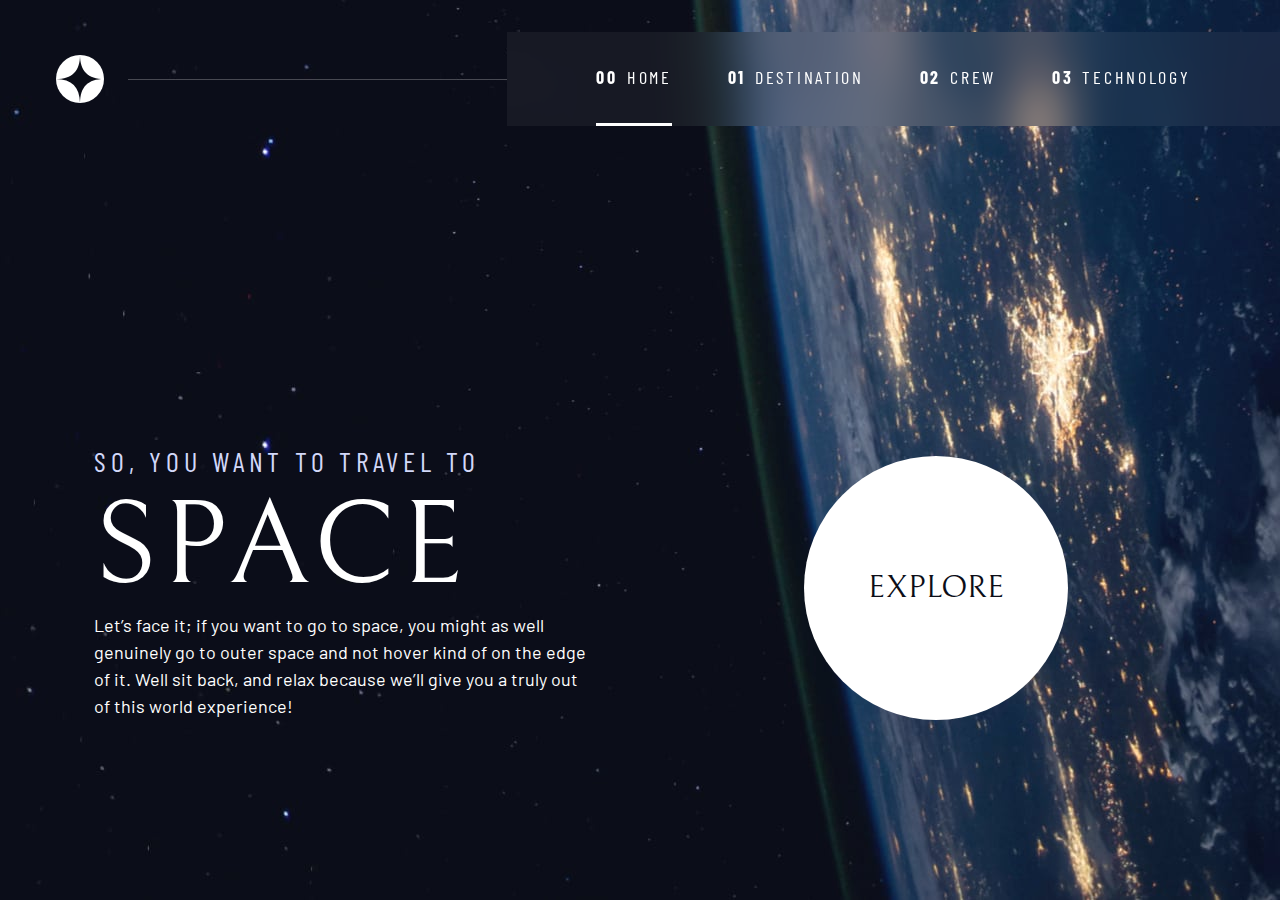
<file: index.html>
<!DOCTYPE html>
<html lang="en">

<head>
  <meta charset="UTF-8">
  <meta name="viewport" content="width=device-width, initial-scale=1.0">

  <link rel="icon" type="image/png" sizes="32x32" href="./assets/favicon-32x32.png">

  <!-- Google fonts -->
  <link rel="preconnect" href="https://fonts.googleapis.com">
  <link rel="preconnect" href="https://fonts.gstatic.com" crossorigin>
  <link href="https://fonts.googleapis.com/css2?family=Barlow+Condensed:wght@400;700&family=Bellefair&family=Barlow:wght@400;700&display=swap" rel="stylesheet">

  <link rel="stylesheet" href="index.css">

  <title>Frontend Mentor | Space tourism website</title>

  <script src="navigation.js" defer></script>
</head>

<body class="home">
  <a class="skip-to-content" href="#main">Skip to content</a>
  <header class="primary-header flex">
    <div>
      <img src="./assets/shared/logo.svg" alt="space tourism logo" class="logo" />
    </div>
    <button class="mobile-nav-toggle" aria-controls="primary-navigation"><span class="sr-only" aria-expanded="false">Menu</span></button>
    <nav>
      <ul id="primary-navigation" data-visible="false" class="primary-navigation underline-indicators flex">
        <li class="active"><a class="ff-sans-cond uppercase text-white letter-spacing-2" href="index.html"><span aria-hidden="true">00</span>Home</a>
        <li><a class="ff-sans-cond uppercase text-white letter-spacing-2" href="destination.html"><span aria-hidden="true">01</span>Destination</a>
        <li><a class="ff-sans-cond uppercase text-white letter-spacing-2" href="crew.html"><span aria-hidden="true">02</span>Crew</a>
        <li><a class="ff-sans-cond uppercase text-white letter-spacing-2" href="technology.html"><span aria-hidden="true">03</span>Technology</a>
      </ul>
    </nav>
  </header>

  <!-- use main instead of div for assistive reading tech -->
  <main id="main" class="grid-container grid-container--home">
    <div>
      <h1 class="text-accent fs-500 ff-sans-cond uppercase letter-spacing-1">
        So, you want to travel to
        <span class="d-block fs-900 ff-serif text-white">Space</span>
      </h1>
      <p>
        Let’s face it; if you want to go to space, you might as well genuinely go to
        outer space and not hover kind of on the edge of it. Well sit back, and relax
        because we’ll give you a truly out of this world experience!
      </p>
    </div>
    <div>
      <a href="destination.html" class="large-button uppercase ff-serif text-dark bg-white">Explore</a>
    </div>
  </main>

</body>

</html>
</file>
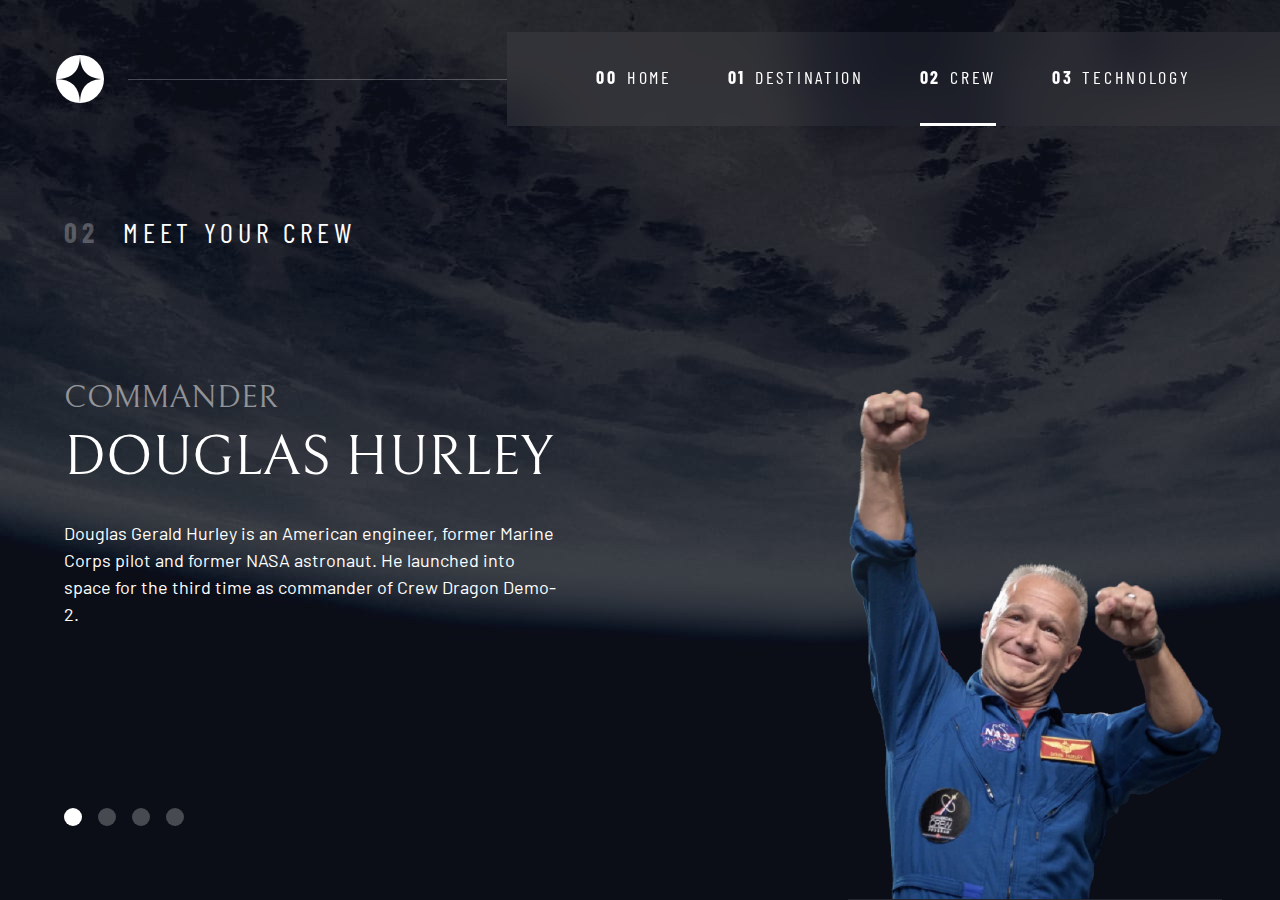
<file: crew.html>
<!DOCTYPE html>
<html lang="en">

<head>
  <meta charset="UTF-8">
  <meta name="viewport" content="width=device-width, initial-scale=1.0">

  <link rel="icon" type="image/png" sizes="32x32" href="./assets/favicon-32x32.png">

  <!-- Google fonts -->
  <link rel="preconnect" href="https://fonts.googleapis.com">
  <link rel="preconnect" href="https://fonts.gstatic.com" crossorigin>
  <link href="https://fonts.googleapis.com/css2?family=Barlow+Condensed:wght@400;700&family=Bellefair&family=Barlow:wght@400;700&display=swap" rel="stylesheet">

  <link rel="stylesheet" href="index.css">

  <title>Frontend Mentor | Space tourism website</title>

  <script src="navigation.js" defer></script>
  <script src="tabs.js" defer></script>
</head>

<body>

  <body class="crew">
    <a class="skip-to-content" href="#main">Skip to content</a>
    <header class="primary-header flex">
      <div>
        <img src="./assets/shared/logo.svg" alt="space tourism logo" class="logo" />
      </div>
      <button class="mobile-nav-toggle" aria-controls="primary-navigation"><span class="sr-only" aria-expanded="false">Menu</span></button>
      <nav>
        <ul id="primary-navigation" data-visible="false" class="primary-navigation underline-indicators flex">
          <li><a class="ff-sans-cond uppercase text-white letter-spacing-2" href="index.html"><span aria-hidden="true">00</span>Home</a>
          <li><a class="ff-sans-cond uppercase text-white letter-spacing-2" href="destination.html"><span aria-hidden="true">01</span>Destination</a>
          <li class="active"><a class="ff-sans-cond uppercase text-white letter-spacing-2" href="crew.html"><span aria-hidden="true">02</span>Crew</a>
          <li><a class="ff-sans-cond uppercase text-white letter-spacing-2" href="technology.html"><span aria-hidden="true">03</span>Technology</a>
        </ul>
      </nav>
    </header>

    <!-- use main instead of div for assistive reading tech -->
    <main id="main" class="grid-container grid-container--crew flow">
      <h1 class="numbered-title"><span aria-hidden="true">02</span> Meet your crew</h1>

      <div class="dot-indicators flex" role="tablist" aria-label="crew member list">
          <button aria-selected="true" role="tab" aria-controls="commander-tab" tabindex="0"
          data-image="commander-image"><span class="sr-only">The commander</span></button>
          <button aria-selected="false" role="tab" aria-controls="mission-tab" tabindex="-1"
          data-image="mission-image"><span class="sr-only">The mission specialist</span></button>
          <button aria-selected="false" role="tab" aria-controls="pilot-tab" tabindex="-1"
          data-image="pilot-image"><span class="sr-only">The pilot</span></button>
          <button aria-selected="false" role="tab" aria-controls="crew-tab" tabindex="-1"
          data-image="crew-image"><span class="sr-only">The crew engineer</span></button>
      </div>

      <!-- commander -->
      <article class="crew-details flow" id="commander-tab" tabindex="0" role="tabpanel">
        <header class="flow flow--space-small">
          <h2 class="fs-600 ff-serif uppercase">Commander</h2>
          <p class="fs-700 ff-serif uppercase">Douglas Hurley</p>
        </header>
        <p>
          Douglas Gerald Hurley is an American engineer, former Marine Corps pilot
          and former NASA astronaut. He launched into space for the third time as
          commander of Crew Dragon Demo-2.
        </p>
      </article>

      <!-- mission specialist -->
      <article hidden class="crew-details flow" id="mission-tab" tabindex="0" role="tabpanel">
        <header class="flow flow--space-small">
          <h2 class="fs-600 ff-serif uppercase">Mission Specialist</h2>
          <p class="fs-700 ff-serif uppercase">Mark Shuttleworth</p>
        </header>
        <p>
          Mark Richard Shuttleworth is the founder and CEO of Canonical, the company behind
          the Linux-based Ubuntu operating system. Shuttleworth became the first South
          African to travel to space as a space tourist.
        </p>
      </article>

      <!-- pilot -->
      <article hidden class="crew-details flow" id="pilot-tab" tabindex="0" role="tabpanel">
        <header class="flow flow--space-small">
          <h2 class="fs-600 ff-serif uppercase">Pilot</h2>
          <p class="fs-700 ff-serif uppercase">Victor Glover</p>
        </header>
        <p>
          Pilot on the first operational flight of the SpaceX Crew Dragon to the
          International Space Station. Glover is a commander in the U.S. Navy where
          he pilots an F/A-18.He was a crew member of Expedition 64, and served as a
          station systems flight engineer.
        </p>
      </article>

      <!-- crew engineer -->
      <article hidden class="crew-details flow" id="crew-tab" tabindex="0" role="tabpanel">
        <header class="flow flow--space-small">
          <h2 class="fs-600 ff-serif uppercase">Flight Engineer</h2>
          <p class="fs-700 ff-serif uppercase">Anousheh Ansari</p>
        </header>
        <p>
          Anousheh Ansari is an Iranian American engineer and co-founder of Prodea Systems.
          Ansari was the fourth self-funded space tourist, the first self-funded woman to
          fly to the ISS, and the first Iranian in space.
        </p>
      </article>

      <picture id="commander-image">
        <source srcset="assets/crew/image-douglas-hurley.webp" type="image/webp">
        <img src="assets/crew/image-douglas-hurley.png" alt="Douglas Hurley">
      </picture>
      <picture hidden id="mission-image">
        <source srcset="assets/crew/image-mark-shuttleworth.webp" type="image/webp">
        <img src="assets/crew/image-mark-shuttleworth.png" alt="Mark Shuttleworth">
      </picture>
      <picture hidden id="pilot-image">
        <source srcset="assets/crew/image-victor-glover.webp" type="image/webp">
        <img src="assets/crew/image-victor-glover.png" alt="Victor Glover">
      </picture>
      <picture hidden id="crew-image">
        <source srcset="assets/crew/image-anousheh-ansari.webp" type="image/webp">
        <img src="assets/crew/image-anousheh-ansari.png" alt="Anousheh Ansari">
      </picture>

    </main>

  </body>

</html>
</file>
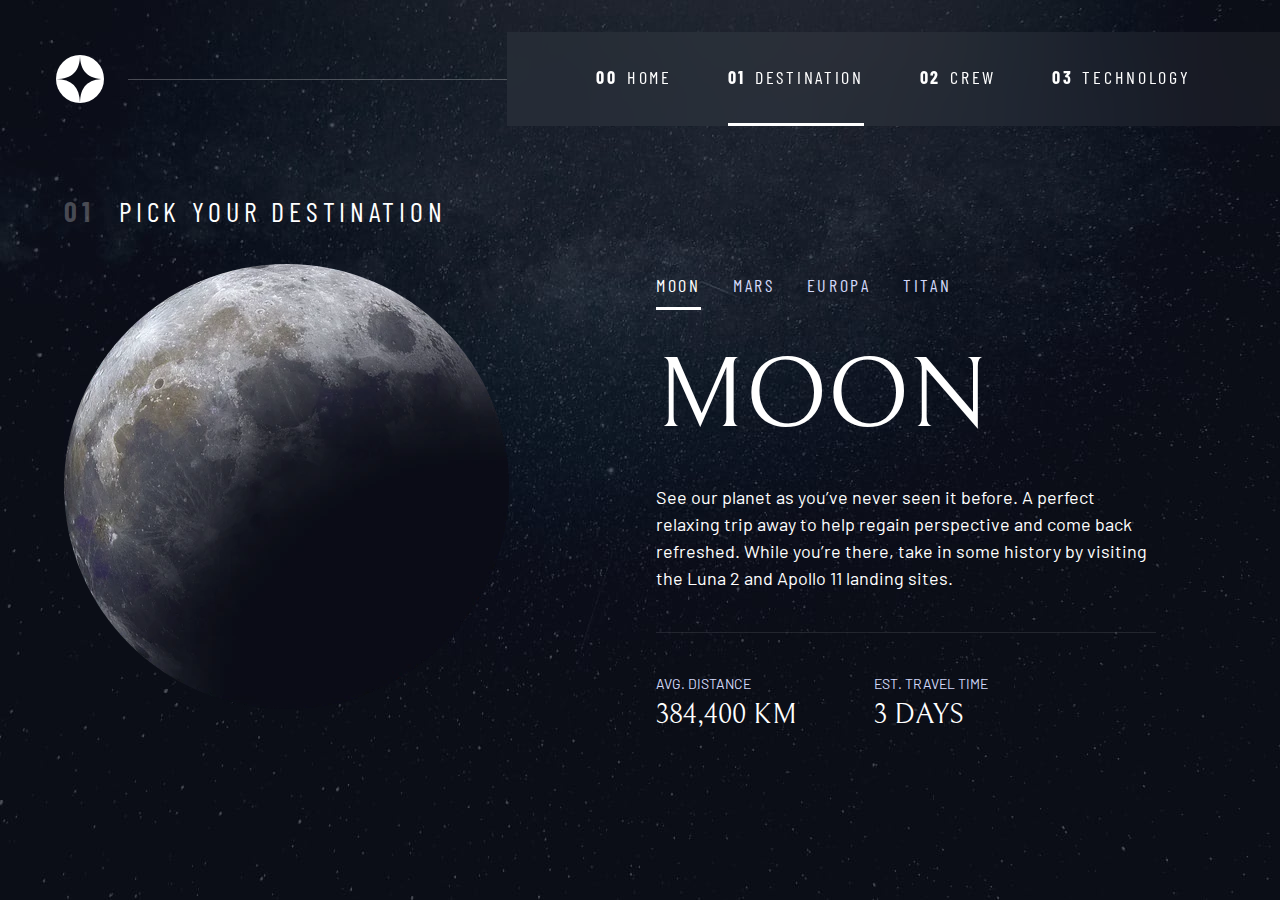
<file: destination.html>
<!DOCTYPE html>
<html lang="en">

<head>
  <meta charset="UTF-8">
  <meta name="viewport" content="width=device-width, initial-scale=1.0">

  <link rel="icon" type="image/png" sizes="32x32" href="./assets/favicon-32x32.png">

  <!-- Google fonts -->
  <link rel="preconnect" href="https://fonts.googleapis.com">
  <link rel="preconnect" href="https://fonts.gstatic.com" crossorigin>
  <link href="https://fonts.googleapis.com/css2?family=Barlow+Condensed:wght@400;700&family=Bellefair&family=Barlow:wght@400;700&display=swap" rel="stylesheet">

  <link rel="stylesheet" href="index.css">

  <title>Frontend Mentor | Space tourism website</title>

  <script src="navigation.js" defer></script>
  <script src="tabs.js" defer></script>
</head>

<body class="destination">
  <a class="skip-to-content" href="#main">Skip to content</a>
  <header class="primary-header flex">
    <div>
      <img src="./assets/shared/logo.svg" alt="space tourism logo" class="logo" />
    </div>
    <button class="mobile-nav-toggle" aria-controls="primary-navigation"><span class="sr-only" aria-expanded="false">Menu</span></button>
    <nav>
      <ul id="primary-navigation" data-visible="false" class="primary-navigation underline-indicators flex">
        <li><a class="ff-sans-cond uppercase text-white letter-spacing-2" href="index.html"><span aria-hidden="true">00</span>Home</a>
        <li class="active"><a class="ff-sans-cond uppercase text-white letter-spacing-2" href="destination.html"><span aria-hidden="true">01</span>Destination</a>
        <li><a class="ff-sans-cond uppercase text-white letter-spacing-2" href="crew.html"><span aria-hidden="true">02</span>Crew</a>
        <li><a class="ff-sans-cond uppercase text-white letter-spacing-2" href="technology.html"><span aria-hidden="true">03</span>Technology</a>
      </ul>
    </nav>
  </header>

  <!-- use main instead of div for assistive reading tech -->
  <main id="main" class="grid-container grid-container--destination flow">

    <h1 class="numbered-title"><span aria-hidden="true">01</span> Pick your destination</h1>

    <picture id="moon-image">
      <source srcset="assets/destination/image-moon.webp" type="image/webp">
      <img src="assets/destination/image-moon.png" alt="the moon">
    </picture>
    <picture hidden id="mars-image">
      <source srcset="assets/destination/image-mars.webp" type="image/webp">
      <img src="assets/destination/image-mars.png" alt="the planet mars">
    </picture>
    <picture hidden id="europa-image">
      <source srcset="assets/destination/image-europa.webp" type="image/webp">
      <img src="assets/destination/image-europa.png" alt="the moon europa">
    </picture>
    <picture hidden id="titan-image">
      <source srcset="assets/destination/image-titan.webp" type="image/webp">
      <img src="assets/destination/image-titan.png" alt="the moon titan">
    </picture>

    <div class="tab-list underline-indicators flex" role="tablist" aria-label="destination list">
      <button aria-selected="true" role="tab" aria-controls="moon-tab" class="uppercase ff-sans-cond text-accent letter-spacing-2"
        tabindex="0" data-image="moon-image">Moon
      </button>
      <button aria-selected="false" role="tab" aria-controls="mars-tab" class="uppercase ff-sans-cond text-accent letter-spacing-2"
        tabindex="-1" data-image="mars-image">Mars
      </button>
      <button aria-selected="false" role="tab" aria-controls="europa-tab" class="uppercase ff-sans-cond text-accent letter-spacing-2"
        tabindex="-1" data-image="europa-image">Europa
      </button>
      <button aria-selected="false" role="tab" aria-controls="titan-tab" class="uppercase ff-sans-cond text-accent letter-spacing-2"
        tabindex="-1" data-image="titan-image">Titan
      </button>
    </div>

    <!-- Moon -->
    <article class="destination-info flow" id="moon-tab" tabindex="0" role="tabpanel">
      <h2 class="fs-800 uppercase ff-serif">Moon</h2>

      <p>
        See our planet as you’ve never seen it before. A perfect relaxing trip away to help
        regain perspective and come back refreshed. While you’re there, take in some history
        by visiting the Luna 2 and Apollo 11 landing sites.
      </p>

      <div class="destination-meta flex">
        <div>
          <h3 class="text-accent fs-200 uppercase">Avg. distance</h3>
          <p class="ff-serif uppercase">384,400 km</p>
        </div>

        <div>
          <h3 class="text-accent fs-200 uppercase">Est. travel time</h3>
          <p class="ff-serif uppercase">3 days</p>
        </div>
      </div>
    </article>

    <!-- Mars -->
    <article hidden class="destination-info flow" id="mars-tab" tabindex="0" role="tabpanel">
      <h2 class="fs-800 uppercase ff-serif">Mars</h2>

      <p>
        Don’t forget to pack your hiking boots. You’ll need them to tackle Olympus Mons,
        the tallest planetary mountain in our solar system. It’s two and a half times
        the size of Everest!
      </p>

      <div class="destination-meta flex">
        <div>
          <h3 class="text-accent fs-200 uppercase">Avg. distance</h3>
          <p class="ff-serif uppercase">225 mil. km</p>
        </div>

        <div>
          <h3 class="text-accent fs-200 uppercase">Est. travel time</h3>
          <p class="ff-serif uppercase">9 months</p>
        </div>
      </div>
    </article>

    <!-- Europa -->
    <article hidden class="destination-info flow" id="europa-tab" tabindex="0" role="tabpanel">
      <h2 class="fs-800 uppercase ff-serif">Europa</h2>

      <p>
        The smallest of the four Galilean moons orbiting Jupiter, Europa is a
        winter lover’s dream. With an icy surface, it’s perfect for a bit of
        ice skating, curling, hockey, or simple relaxation in your snug
        wintery cabin.
      </p>

      <div class="destination-meta flex">
        <div>
          <h3 class="text-accent fs-200 uppercase">Avg. distance</h3>
          <p class="ff-serif uppercase">628 mil. km</p>
        </div>

        <div>
          <h3 class="text-accent fs-200 uppercase">Est. travel time</h3>
          <p class="ff-serif uppercase">3 years</p>
        </div>
      </div>
    </article>

    <!-- Titan -->
    <article hidden class="destination-info flow" id="titan-tab" tabindex="0" role="tabpanel">
      <h2 class="fs-800 uppercase ff-serif">Titan</h2>

      <p>
        The only moon known to have a dense atmosphere other than Earth, Titan
        is a home away from home (just a few hundred degrees colder!). As a
        bonus, you get striking views of the Rings of Saturn.
      </p>

      <div class="destination-meta flex">
        <div>
          <h3 class="text-accent fs-200 uppercase">Avg. distance</h3>
          <p class="ff-serif uppercase">1.6 bil. km</p>
        </div>

        <div>
          <h3 class="text-accent fs-200 uppercase">Est. travel time</h3>
          <p class="ff-serif uppercase">7 years</p>
        </div>
      </div>
    </article>

  </main>

</body>

</html>
</file>
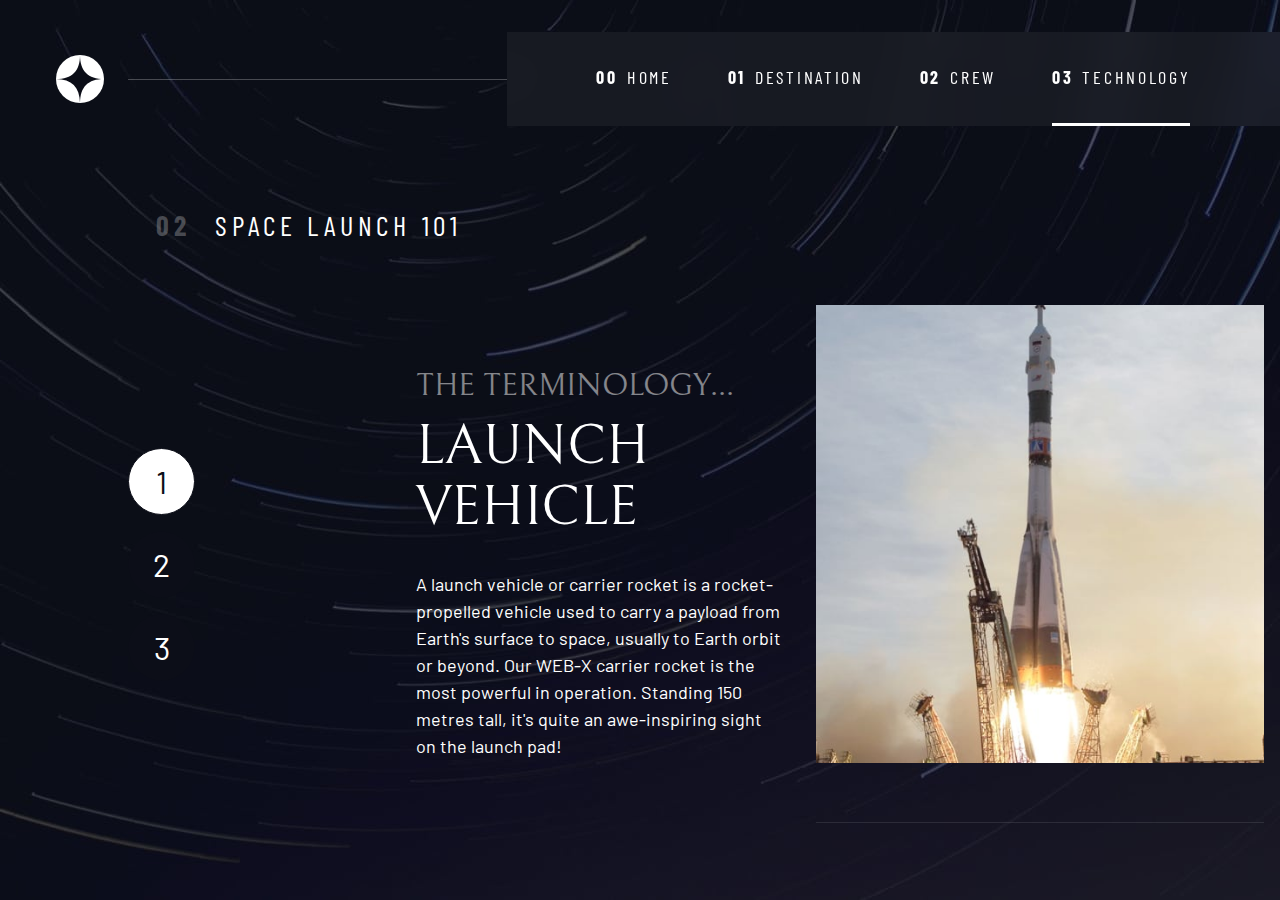
<file: technology.html>
<!DOCTYPE html>
<html lang="en">

<head>
  <meta charset="UTF-8">
  <meta name="viewport" content="width=device-width, initial-scale=1.0">

  <link rel="icon" type="image/png" sizes="32x32" href="./assets/favicon-32x32.png">

  <!-- Google fonts -->
  <link rel="preconnect" href="https://fonts.googleapis.com">
  <link rel="preconnect" href="https://fonts.gstatic.com" crossorigin>
  <link href="https://fonts.googleapis.com/css2?family=Barlow+Condensed:wght@400;700&family=Bellefair&family=Barlow:wght@400;700&display=swap" rel="stylesheet">

  <link rel="stylesheet" href="index.css">

  <title>Frontend Mentor | Space tourism website</title>

  <script src="navigation.js" defer></script>
  <script src="tabs.js" defer></script>
</head>

<body>

  <body class="technology">
    <a class="skip-to-content" href="#main">Skip to content</a>
    <header class="primary-header flex">
      <div>
        <img src="./assets/shared/logo.svg" alt="space tourism logo" class="logo" />
      </div>
      <button class="mobile-nav-toggle" aria-controls="primary-navigation"><span class="sr-only" aria-expanded="false">Menu</span></button>
      <nav>
        <ul id="primary-navigation" data-visible="false" class="primary-navigation underline-indicators flex">
          <li><a class="ff-sans-cond uppercase text-white letter-spacing-2" href="index.html"><span aria-hidden="true">00</span>Home</a>
          <li><a class="ff-sans-cond uppercase text-white letter-spacing-2" href="destination.html"><span aria-hidden="true">01</span>Destination</a>
          <li><a class="ff-sans-cond uppercase text-white letter-spacing-2" href="crew.html"><span aria-hidden="true">02</span>Crew</a>
          <li class="active"><a class="ff-sans-cond uppercase text-white letter-spacing-2" href="technology.html"><span aria-hidden="true">03</span>Technology</a>
        </ul>
      </nav>
    </header>

    <!-- use main instead of div for assistive reading tech -->
    <main id="main" class="grid-container grid-container--technology flow">
      <h1 class="numbered-title"><span aria-hidden="true">02</span> Space launch 101</h1>


      <!-- TODO: figure out portrait/landscape img sources...chg in js? -->
      <picture id="launch-vehicle-image">
        <img class="landscape" src="assets/technology/image-launch-vehicle-landscape.jpg" alt="the launch vehicle">
        <img class="portrait" src="assets/technology/image-launch-vehicle-portrait.jpg" alt="the launch vehicle">
      </picture>
      <picture hidden id="spaceport-image">
        <img class="landscape" src="assets/technology/image-spaceport-landscape.jpg" alt="the spaceport">
        <img class="portrait" src="assets/technology/image-spaceport-portrait.jpg" alt="the spaceport">
      </picture>
      <picture hidden id="space-capsule-image">
        <img class="landscape" src="assets/technology/image-space-capsule-landscape.jpg" alt="the space capsule">
        <img class="portrait" src="assets/technology/image-space-capsule-portrait.jpg" alt="the space capsule">
      </picture>

      <div class="number-indicators flex letter-spacing-1" role="tablist" aria-label="technology list">
          <button aria-selected="true" role="tab" aria-controls="launch-vehicle-tab" tabindex="0"
          data-image="launch-vehicle-image"><span class="sr-only">The launch vehicle</span>1</button>
          <button aria-selected="false" role="tab" aria-controls="spaceport-tab" tabindex="-1"
          data-image="spaceport-image"><span class="sr-only">The spaceport</span>2</button>
          <button aria-selected="false" role="tab" aria-controls="space-capsule-tab" tabindex="-1"
          data-image="space-capsule-image"><span class="sr-only">The space capsule</span>3</button>
      </div>



      <!-- launch vehicle -->
      <article class="technology-details flow" id="launch-vehicle-tab" tabindex="0" role="tabpanel">
        <header class="flow flow--space-small">
          <h2 class="fs-600 ff-serif uppercase">The terminology...</h2>
          <p class="fs-700 ff-serif uppercase">Launch vehicle</p>
        </header>
        <p>
          A launch vehicle or carrier rocket is a rocket-propelled vehicle used to carry a
          payload from Earth's surface to space, usually to Earth orbit or beyond. Our
          WEB-X carrier rocket is the most powerful in operation. Standing 150 metres tall,
          it's quite an awe-inspiring sight on the launch pad!
        </p>
      </article>

      <!-- Spaceport -->
      <article hidden class="technology-details flow" id="spaceport-tab" tabindex="0" role="tabpanel">
        <header class="flow flow--space-small">
          <h2 class="fs-600 ff-serif uppercase">The terminology...</h2>
          <p class="fs-700 ff-serif uppercase">Spaceport</p>
        </header>
        <p>
          A spaceport or cosmodrome is a site for launching (or receiving) spacecraft,
          by analogy to the seaport for ships or airport for aircraft. Based in the
          famous Cape Canaveral, our spaceport is ideally situated to take advantage
          of the Earth’s rotation for launch.
        </p>
      </article>

      <!-- Space Capsule -->
      <article hidden class="technology-details flow" id="space-capsule-tab" tabindex="0" role="tabpanel">
        <header class="flow flow--space-small">
          <h2 class="fs-600 ff-serif uppercase">The terminology...</h2>
          <p class="fs-700 ff-serif uppercase">Space capsule</p>
        </header>
        <p>
          A space capsule is an often-crewed spacecraft that uses a blunt-body reentry
          capsule to reenter the Earth's atmosphere without wings. Our capsule is where
          you'll spend your time during the flight. It includes a space gym, cinema,
          and plenty of other activities to keep you entertained.
        </p>
      </article>


    </main>

  </body>

</html>
</file>
<file: index.css>
/* ------------------- */
/* Custom properties   */
/* ------------------- */

:root {
  /* colors */
  /* --clr-dark: hsl(230 35% 7%);
    --clr-light: hsl(231 77% 90%);
    --clr-white: hsl(0 0% 100%); */
  /* don't use hsl here so we can use custom colors in colors section */
  --clr-dark: 230 35% 7%;
  --clr-light: 231 77% 90%;
  --clr-white: 0 0% 100%;
  /* font-sizes */
  /* clamp allows for min, middle, and max values
    middle value needs to grow and shrink
    use viewport units(based on width of screen) plus a rem value
    viewport units alone won't react to zooming in and out so need the rem*/
  --fs-900: clamp(5rem, 8vw + 1rem, 9.375rem);
  --fs-800: 3.5rem;
  --fs-700: 1.5rem;
  --fs-600: 1rem;
  --fs-500: 1rem;
  --fs-400: 0.9375rem;
  --fs-300: 1rem;
  --fs-200: 0.875rem;
  /* font-families */
  --ff-serif: "Bellefair", serif;
  --ff-sans-cond: "Barlow Condensed", sans-serif;
  --ff-sans-normal: "Barlow", sans-serif;
}

@media (min-width: 35em) {
  :root {
    --fs-800: 5rem;
    --fs-700: 2.5rem;
    --fs-600: 1.5rem;
    --fs-500: 1.25rem;
    --fs-400: 1rem;
  }
}

@media (min-width: 45em) {
  :root {
    /* font-sizes */
    --fs-800: 6.25rem;
    --fs-700: 3.5rem;
    --fs-600: 2rem;
    --fs-500: 1.75rem;
    --fs-400: 1.125rem;
  }
}

/* ------------------- */
/* Reset               */
/* ------------------- */
/* example of resets */
/* https://piccalil.li/blog/a-modern-css-reset/ */

/* Box sizing */
*,
*::before,
*::after {
  box-sizing: border-box;
}

/* Reset margins */
body,
h1,
h2,
h3,
h4,
h5,
p,
figure,
picture {
  margin: 0;
}

h1,
h2,
h3,
h4,
h5,
h6,
p {
  font-weight: 400;
}

/* set up the body */
body {
  font-family: var(--ff-sans-normal);
  font-size: var(--fs-400);
  color: hsl(var(--clr-white));
  background-color: hsl(var(--clr-dark));
  line-height: 1.5;
  /*helps all items stretch out to bottom of view */
  min-height: 100vh;
  display: grid;
  /* without the following the empty space is split evenly. this causes
    the bulk of the empty space to float to bottom */
  grid-template-rows: min-content 1fr;
  overflow-x: hidden;
}

/* make images easier to work with */
img,
picutre {
  max-width: 100%;
  display: block;
}

/* make form elements easier to work with */
input,
button,
textarea,
select {
  font: inherit;
}

/* remove animations for people who've turned them off */
@media (prefers-reduced-motion: reduce) {

  *,
  *::before,
  *::after {
    animation-duration: 0.01ms !important;
    animation-iteration-count: 1 !important;
    transition-duration: 0.01ms !important;
    scroll-behavior: auto !important;
  }
}

/* ------------------- */
/* Utility classes     */
/* ------------------- */

/* general */
.flex {
  display: flex;
  gap: var(--gap, 1rem);
}

.grid {
  display: grid;
  gap: var(--gap, 1rem);
}

.d-block {
  display: block;
}

.flow>*:where(:not(:first-child)) {
  margin-top: var(--flow-space, 1rem);
}

.flow--space-small {
  --flow-space: .75rem;
}

.container {
  padding-inline: 2em;
  margin-inline: auto;
  max-width: 80rem;
}

.sr-only {
  position: absolute;
  width: 1px;
  height: 1px;
  padding: 0;
  margin: -1px;
  overflow: hidden;
  clip: rect(0, 0, 0, 0);
  white-space: nowrap;
  /* added line */
  border: 0;
}

.skip-to-content {
  position: absolute;
  z-index: 9999;
  background: hsl(var(--clr-white));
  color: hsl(var(--clr-dark));
  padding: .5em 1em;
  margin-inline: auto;
  /* hide until it gets focus */
  transform: translateY(-100%);
  transition: transform 250ms ease-in;
}

.skip-to-content:focus {
  transform: translateY(0);
}

/* colors */
.bg-dark {background-color: hsl(var(--clr-dark));}
.bg-accent {background-color: hsl(var(--clr-light));}
.bg-white {background-color: hsl(var(--clr-white));}

.text-dark {color: hsl(var(--clr-dark));}
.text-accent {color: hsl(var(--clr-light));}
.text-white {color: hsl(var(--clr-white));}

/* typography */
.ff-serif {font-family: var(--ff-serif);}
.ff-sans-cond {font-family: var(--ff-sans-cond);}
.ff-sans-normal {font-family: var(--ff-sans-normal);}

.letter-spacing-1 {letter-spacing: 4.75px;}
.letter-spacing-2 {letter-spacing: 2.7px;}
.letter-spacing-3 {letter-spacing: 2.35px;}

.uppercase {text-transform: uppercase;}

.fs-900 {font-size: var(--fs-900);}
.fs-800 {font-size: var(--fs-800);}
.fs-700 {font-size: var(--fs-700);}
.fs-600 {font-size: var(--fs-600);}
.fs-500 {font-size: var(--fs-500);}
.fs-400 {font-size: var(--fs-400);}
.fs-300 {font-size: var(--fs-300);}
.fs-200 {font-size: var(--fs-200);}

.fs-900,
.fs-800,
.fs-700,
.fs-600 {
  line-height: 1.1;
}

.numbered-title {
  font-family: var(--ff-sans-cond);
  font-size: var(--fs-500);
  text-transform: uppercase;
  letter-spacing: 4.72px;
}

.numbered-title span {
  margin-right: .5em;
  font-weight: 700;
  color: hsl(var(--clr-white) / .25);
}

/* ------------------- */
/* Compontents         */
/* ------------------- */

.large-button {
  font-size: 2rem;
  position: relative;
  z-index: 1;
  /* create new stacking context for the ::after element */
  display: inline-grid;
  /* shorthand for align-items and justify-items */
  place-items: center;
  padding: 0 2em;
  border-radius: 50%;
  aspect-ratio: 1;
  text-decoration: none;
}

.large-button::after {
  content: '';
  position: absolute;
  /* so we can see the text */
  z-index: -1;
  width: 100%;
  height: 100%;
  background: hsl(var(--clr-white) / .1);
  border-radius: 50%;
  opacity: 0;
  /* do the actual animation */
  transition: opacity 500ms linear, transform 750ms ease-in-out;
}

/* animation for button */
/* focus causes issue on chrome where button is surrounded by a thin white
almost circle and another line off to the right that changes shape
when browser is resized...firefox ok...no solution yet */
.large-button:hover::after,
.large-button:focus::after {
  opacity: 1;
  /* animating on the height/width could cause repaint or reflow of content
  transform does not cause a repaint/reflow of page and is
  GPU accellerated  */
  transform: scale(1.5);
}

/* primary-header */
.logo {
  /* this clamp does not use +1rem because it is not typography so less
  concerned if icon doesn't chg size with zoom  */
  margin: 1.5rem clamp(1.5rem, 5vw, 3.5rem);
}

.primary-header {
  justify-content: space-between;
  align-items: center;
}

.primary-navigation {
  --gap: clamp(1.5rem, 5vw, 3.5rem);
  --underline-gap: 2rem;
  list-style: none;
  padding: 0;
  margin: 0;
  /* to support firefox chg to black, remove blur and put in supports area */
  background: hsl(var(--clr-dark) / 0.95);
  /* background: hsl(var(--clr-white) / 0.05); */
  /* glassmorphism effect */
  /* backdrop-filter: blur(1.5rem); */
}

@supports (backdrop-filter: blur(1rem)) {
  .primary-navigation {
    background: hsl(var(--clr-white) / 0.05);
    /* glassmorphism effect */
    backdrop-filter: blur(1.5rem);
  }
}

.primary-navigation a {
  text-decoration: none;
}

.primary-navigation a>span {
  font-weight: 700;
  margin-right: .5em;
}

.mobile-nav-toggle {
  display: none;
}

@media (max-width: 35rem) {
  .primary-navigation {
    --underline-gap: .5rem;
    position: fixed;
    z-index: 1000;
    inset: 0 0 0 30%;
    list-style: none;
    padding: min(20rem, 15vh) 2rem;
    margin: 0;
    flex-direction: column;
    transform: translateX(100%);
    transition: transform 500ms ease-in-out;
  }

  .primary-navigation[data-visible="true"] {
    transform: translateX(0);
  }

  .primary-navigation.underline-indicators>.active {
    border: 0;
  }

  .mobile-nav-toggle {
    display: block;
    position: absolute;
    z-index: 2000;
    right: 1rem;
    top: 2rem;
    background: transparent;
    background-image: url(./assets/shared/icon-hamburger.svg);
    background-repeat: no-repeat;
    background-position: center;
    width: 1.5rem;
    aspect-ratio: 1;
    border: 0;
  }

  .mobile-nav-toggle[aria-expanded="true"] {
    background-image: url(./assets/shared/icon-close.svg);
  }

  /* give border when tabbed to but not when mouse clicked */
  .mobile-nav-toggle:focus-visible {
    outline: 5px solid white;
    outline-offset: 5px;
  }
}

@media (min-width: 35em) {
  .primary-navigation {
    padding-inline: clamp(3rem, 7vw, 7rem);
  }
}

@media (min-width: 35em) and (max-width: 44.999em) {
  .primary-navigation a>span {
    display: none;
  }
}

@media (min-width: 45em) {
  .primary-header::after {
    content: '';
    display: block;
    position: relative;
    height: 1px;
    width: 100%;
    margin-right: -2.5rem;
    background: hsl(var(--clr-white) / .25);
    order: 1;
  }

  nav {
    order: 2;
  }

  .primary-navigation {
    /* margin for top and bottom */
    /* relative to writing mode direction */
    margin-block: 2rem;
  }
}

.underline-indicators>* {
  cursor: pointer;
  padding: var(--underline-gap, .5rem) 0;
  border: 0;
  border-bottom: .2rem solid hsl(var(--clr-white) / 0);
  background-color: transparent;
}

.underline-indicators>*:hover,
.underline-indicators>*:focus {
  border-color: hsl(var(--clr-white) / .5);
}

.underline-indicators>.active,
.underline-indicators>[aria-selected="true"] {
  color: hsl(var(--clr-white) / 1);
  border-color: hsl(var(--clr-white) / 1);
}

.tab-list {
  --gap: 2rem;
}

.dot-indicators>* {
  cursor: pointer;
  border: 0;
  border-radius: 50%;
  padding: .5em;
  background-color: hsl(var(--clr-white) / .25);
}

.dot-indicators>*:hover,
.dot-indicators>*:focus {
  background-color: hsl(var(--clr-white) / .5);
}

.dot-indicators>[aria-selected="true"] {
  background-color: hsl(var(--clr-white) / 1);
}

.number-indicators>* {
  cursor: pointer;
  position: relative;
  /* display: flex; */
  place-items: center;
  border-radius: 50%;
  padding: 0 .75em;
  aspect-ratio: 1;
  text-decoration: none;
  color: hsl(var(--clr-white));
  background-color: hsl(var(--clr-dark));
  border: .1rem solid hsl(var(--clr-dark) / 1);
}

.number-indicators>*:hover,
.number-indicators>*:focus {
  border: .1rem solid hsl(var(--clr-white) / 1);
}

.number-indicators>[aria-selected="true"] {
  color: hsl(var(--clr-dark) / 1);
  background-color: hsl(var(--clr-white) / 1);
}

/* ----------------------------- */
/* Page specific background      */
/* ----------------------------- */

body {
  background-size: cover;
  background-position: bottom center;
}

/* home */
.home {
  background-image: url(./assets/home/background-home-mobile.jpg);
}

@media (min-width: 35rem) {
  .home {
    background-position: center center;
    background-image: url(./assets/home/background-home-tablet.jpg);
  }
}

@media (min-width: 45rem) {
  .home {
    background-image: url(./assets/home/background-home-desktop.jpg);
  }
}

/* destination */
.destination {
  background-image: url(./assets/destination/background-destination-mobile.jpg);
}

@media (min-width: 35rem) {
  .destination {
    background-position: center center;
    background-image: url(./assets/destination/background-destination-tablet.jpg);
  }
}

@media (min-width: 45rem) {
  .destination {
    background-image: url(./assets/destination/background-destination-desktop.jpg);
  }
}

/* crew */
.crew {
  background-image: url(./assets/crew/background-crew-mobile.jpg);
}

@media (min-width: 35rem) {
  .crew {
    background-position: center center;
    background-image: url(./assets/crew/background-crew-tablet.jpg);
  }
}

@media (min-width: 45rem) {
  .crew {
    background-image: url(./assets/crew/background-crew-desktop.jpg);
  }
}

/* technology */
.technology {
  background-image: url(./assets/technology/background-technology-mobile.jpg);
}

@media (min-width: 35rem) {
  .technology {
    background-position: center center;
    background-image: url(./assets/technology/background-technology-tablet.jpg);
  }
}

@media (min-width: 45rem) {
  .technology {
    background-image: url(./assets/technology/background-technology-desktop.jpg);
  }
}

/* ----------------------------- */
/* Layout                        */
/* ----------------------------- */

.grid-container {
  text-align: center;
  display: grid;
  place-items: center;
  padding-inline: 1rem;
  padding-bottom: 4rem;
}

/* orig issue with alignment of smaller fonts within p. the 50 ch max would
cause their container to be smaller than the parent container so they would
not center correctly. in our case we can apply chr limit to only those p
that do not have a class */
/* .grid-container * { */
/* any p that does not have a class applied to it */
.grid-container p:not([class]) {
  max-width: 50ch;
  /* outline: 3px solid limegreen; */
}

.numbered-title {
  grid-area: title;
}

/* destination layout */
.grid-container--destination {
  --flow-space: 2rem;
  grid-template-areas:
    'title'
    'image'
    'tabs'
    'content';
}

.grid-container--destination>picture {
  grid-area: image;
  max-width: 60%;
  align-self: start;
}

.grid-container--destination>.tab-list {
  grid-area: tabs;
}

.grid-container--destination>.destination-info {
  grid-area: content;
}

.destination-meta {
  flex-direction: column;
  border-top: 1px solid hsl(var(--clr-white) / .1);
  padding-top: 2.5rem;
  margin-top: 2.5rem;
}

.destination-meta p {
  font-size: 1.75rem;
}

/* crew layout */
.grid-container--crew {
  --flow-space: 2rem;
  grid-template-areas:
    'title'
    'image'
    'tabs'
    'content';
}

.grid-container--crew>picture {
  grid-area: image;
  max-width: 60%;
  border-bottom: 1px solid hsl(var(--clr-white) / .1);
}

.grid-container--crew>.dot-indicators {
  grid-area: tabs;
}

.grid-container--crew>.crew-details {
  grid-area: content;
}

.crew-details h2 {
  color: hsl(var(--clr-white) / .5);
}

/* technology layout */
.grid-container--technology {
  --flow-space: 2rem;
  grid-template-areas:
    'title'
    'image'
    'tabs'
    'content';
}

.grid-container--technology>picture {
  grid-area: image;
  max-width: 100%;
  border-bottom: 1px solid hsl(var(--clr-white) / .1);
  /* outline: solid limegreen; */
}

.grid-container--technology>.number-indicators {
  grid-area: tabs;
}

.grid-container--technology>.technology-details {
  grid-area: content;
}

.technology-details h2 {
  color: hsl(var(--clr-white) / .5);
}

/* show landscape img for mobile and tablet, portrait for desktop */
.portrait {
  display: none;
}
.landscape {
  display: block;
}

@media (min-width: 35em) {
  .numbered-title {
    justify-self: start;
    margin-top: 2rem;
  }

  .destination-meta {
    flex-direction: row;
    justify-content: space-evenly;
  }

  .grid-container--crew {
    padding-bottom: 0;
    grid-template-areas:
      'title'
      'content'
      'tabs'
      'image';
  }

  /* show landscape img for mobile and tablet, portrait for desktop */
  .portrait {
    display: none;
  }
  .landscape {
    display: block;
  }

}

@media (min-width: 45em) {
  .grid-container {
    text-align: left;
    column-gap: var(--container-gap, 2rem);
    grid-template-columns: minmax(1rem, 1fr) repeat(2, minmax(0, 40rem)) minmax(1rem, 1fr);
  }

  .grid-container--home {
    padding-bottom: max(6rem, 20vh);
    align-items: end;
  }

  .grid-container--home>*:first-child {
    grid-column: 2;
  }

  .grid-container--home>*:last-child {
    grid-column: 3;
  }

  /* need to get grid template areas to occupy col2 and col3...1 and 4 are space
    . = nothing so . title title . = space title for 2 cols space
    image takes two rows in col2 and tabs/content each take 1 row in col3 */
  .grid-container--destination {
    justify-items: start;
    align-content: start;
    grid-template-areas:
      '. title title .'
      '. image tabs .'
      '. image content .';
  }

  .grid-container--destination>picture {
    max-width: 90%;
  }

  .destination-meta {
    --gap: min(6vw, 6rem);
    justify-content: start;
  }

  .grid-container--crew {
    grid-template-columns: minmax(1rem, 1fr) minmax(0, 50rem) minmax(0, 23rem) minmax(1rem, 1fr);
    justify-items: start;
    grid-template-areas:
      '. title title .'
      '. content image .'
      '. tabs image .';
  }

  .grid-container--crew>picture {
    grid-column: span 2;
    align-self: end;
    max-width: 90%;
  }

  .grid-container--technology {
    grid-template-columns: minmax(1rem, 1fr) minmax(0, 20rem) minmax(0, 40rem) minmax(0, 40rem) minmax(1rem, 1fr);
    justify-items: start;
    grid-template-areas:
      '. title title title .'
      '. . . image .'
      '. tabs content image .'
      '. . . image .';
  }

  .grid-container--technology>picture {
    grid-column: span 3;
    min-height: 90%;
    min-width: 85%;
    /* max-height: 90%; */
    /* max-width: 85%; */
    overflow-x: visible;
    overflow-y: visible;
  }

  .grid-container--technology>picture>img {
    min-height: 85%;
    min-width: 85%;
    /* max-height: 85%; */

  }

  .grid-container--technology>.numbered-title {
    grid-column: span 4;
    margin-left: 5em;
    /* overflow-x: visible; */
  }

  /* show landscape img for mobile and tablet, portrait for desktop */
  .portrait {
    display: block;
  }
  .landscape {
    display: none;
  }

  .number-indicators {
    flex-direction: column;
    font-size: 2rem;
    padding: 0 2em;
  }

}
</file>
